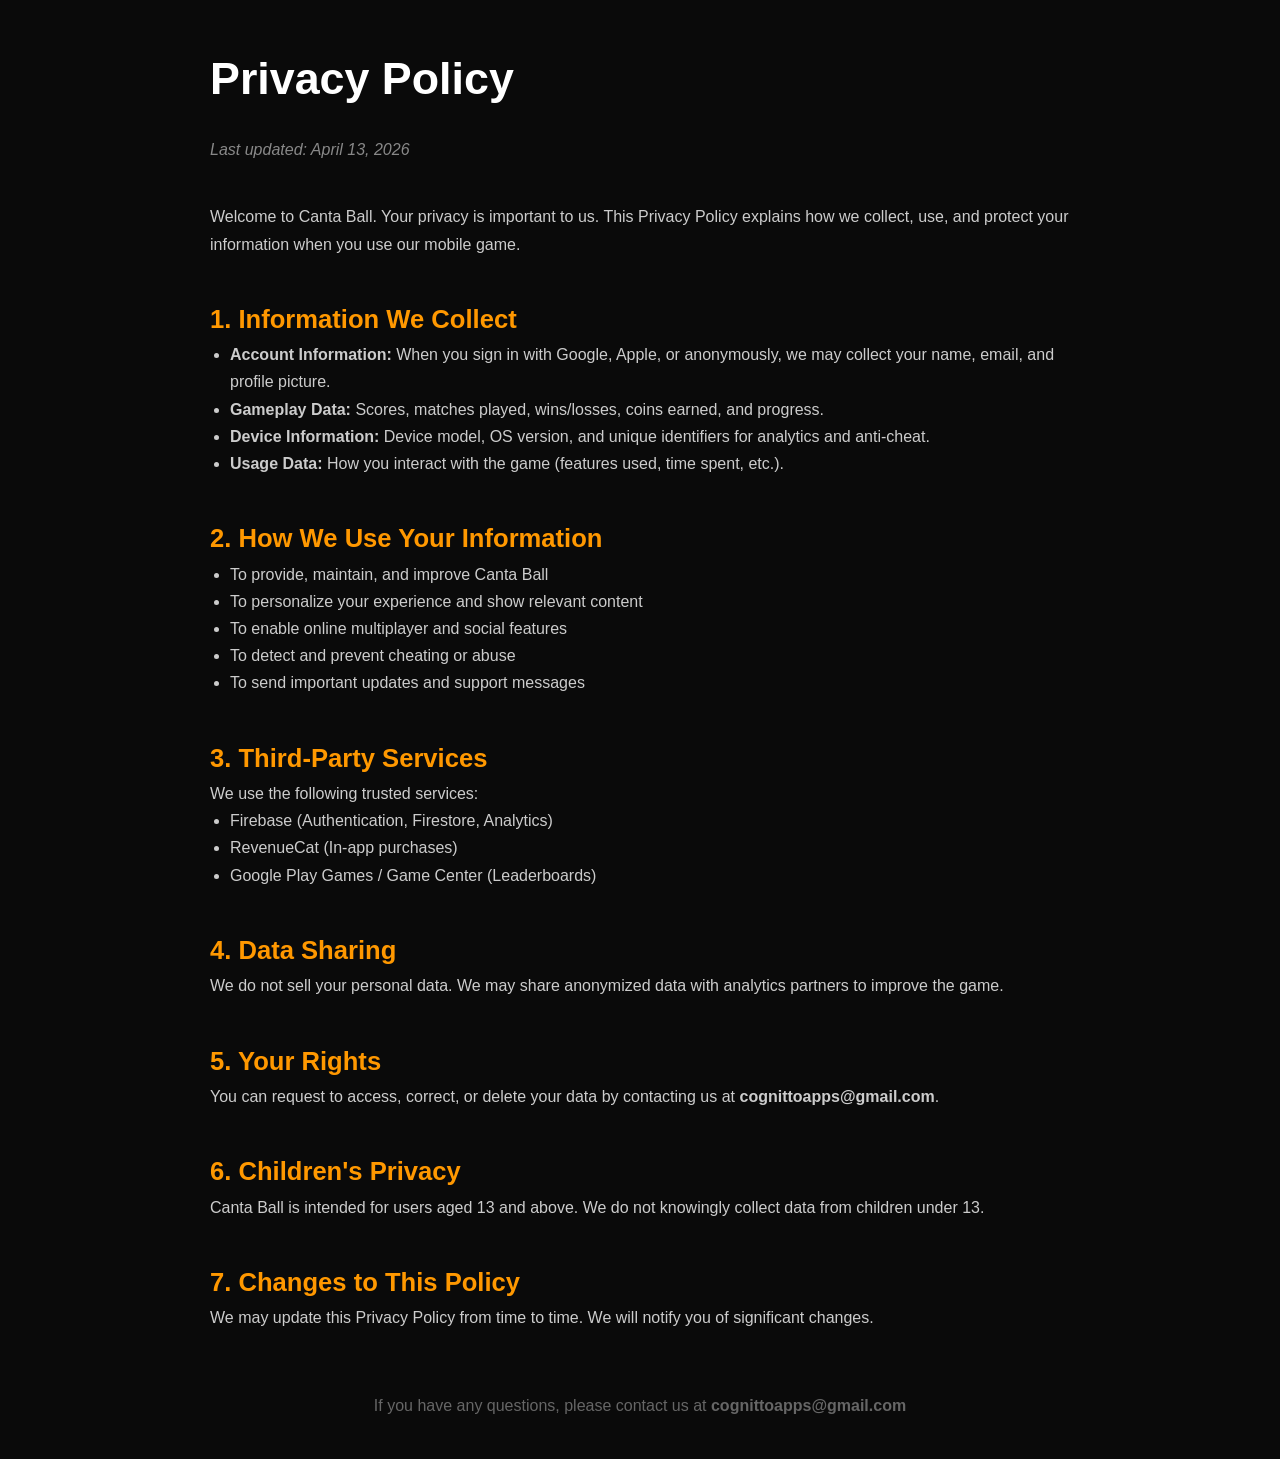
<file: privacy.html>
<!DOCTYPE html>
<html lang="en">

<head>
    <meta charset="UTF-8">
    <meta name="viewport" content="width=device-width, initial-scale=1.0">
    <title>Privacy Policy - Canta Ball</title>
    <link rel="stylesheet" href="style.css">
    <style>
        body {
            font-family: 'Inter', sans-serif;
            background: #0a0a0a;
            color: #ddd;
            line-height: 1.7;
            padding: 40px 20px;
        }

        .container {
            max-width: 900px;
            margin: 0 auto;
        }

        h1,
        h2 {
            color: #fff;
        }

        h1 {
            font-size: 2.8rem;
            margin-bottom: 20px;
        }

        h2 {
            font-size: 1.6rem;
            margin-top: 40px;
            color: #ff9800;
        }

        p,
        li {
            color: #ccc;
        }

        ul {
            padding-left: 20px;
        }

        .last-updated {
            color: #888;
            font-style: italic;
            margin-bottom: 40px;
        }
    </style>
</head>

<body>
    <div class="container">
        <h1>Privacy Policy</h1>
        <p class="last-updated">Last updated: April 13, 2026</p>

        <p>Welcome to Canta Ball. Your privacy is important to us. This Privacy Policy explains how we collect, use, and
            protect your information when you use our mobile game.</p>

        <h2>1. Information We Collect</h2>
        <ul>
            <li><strong>Account Information:</strong> When you sign in with Google, Apple, or anonymously, we may
                collect your name, email, and profile picture.</li>
            <li><strong>Gameplay Data:</strong> Scores, matches played, wins/losses, coins earned, and progress.</li>
            <li><strong>Device Information:</strong> Device model, OS version, and unique identifiers for analytics and
                anti-cheat.</li>
            <li><strong>Usage Data:</strong> How you interact with the game (features used, time spent, etc.).</li>
        </ul>

        <h2>2. How We Use Your Information</h2>
        <ul>
            <li>To provide, maintain, and improve Canta Ball</li>
            <li>To personalize your experience and show relevant content</li>
            <li>To enable online multiplayer and social features</li>
            <li>To detect and prevent cheating or abuse</li>
            <li>To send important updates and support messages</li>
        </ul>

        <h2>3. Third-Party Services</h2>
        <p>We use the following trusted services:</p>
        <ul>
            <li>Firebase (Authentication, Firestore, Analytics)</li>
            <li>RevenueCat (In-app purchases)</li>
            <li>Google Play Games / Game Center (Leaderboards)</li>
        </ul>

        <h2>4. Data Sharing</h2>
        <p>We do not sell your personal data. We may share anonymized data with analytics partners to improve the game.
        </p>

        <h2>5. Your Rights</h2>
        <p>You can request to access, correct, or delete your data by contacting us at
            <strong>cognittoapps@gmail.com</strong>.</p>

        <h2>6. Children's Privacy</h2>
        <p>Canta Ball is intended for users aged 13 and above. We do not knowingly collect data from children under 13.
        </p>

        <h2>7. Changes to This Policy</h2>
        <p>We may update this Privacy Policy from time to time. We will notify you of significant changes.</p>

        <p style="margin-top: 60px; text-align: center; color: #666;">
            If you have any questions, please contact us at <strong>cognittoapps@gmail.com</strong>
        </p>
    </div>
</body>

</html>
</file>
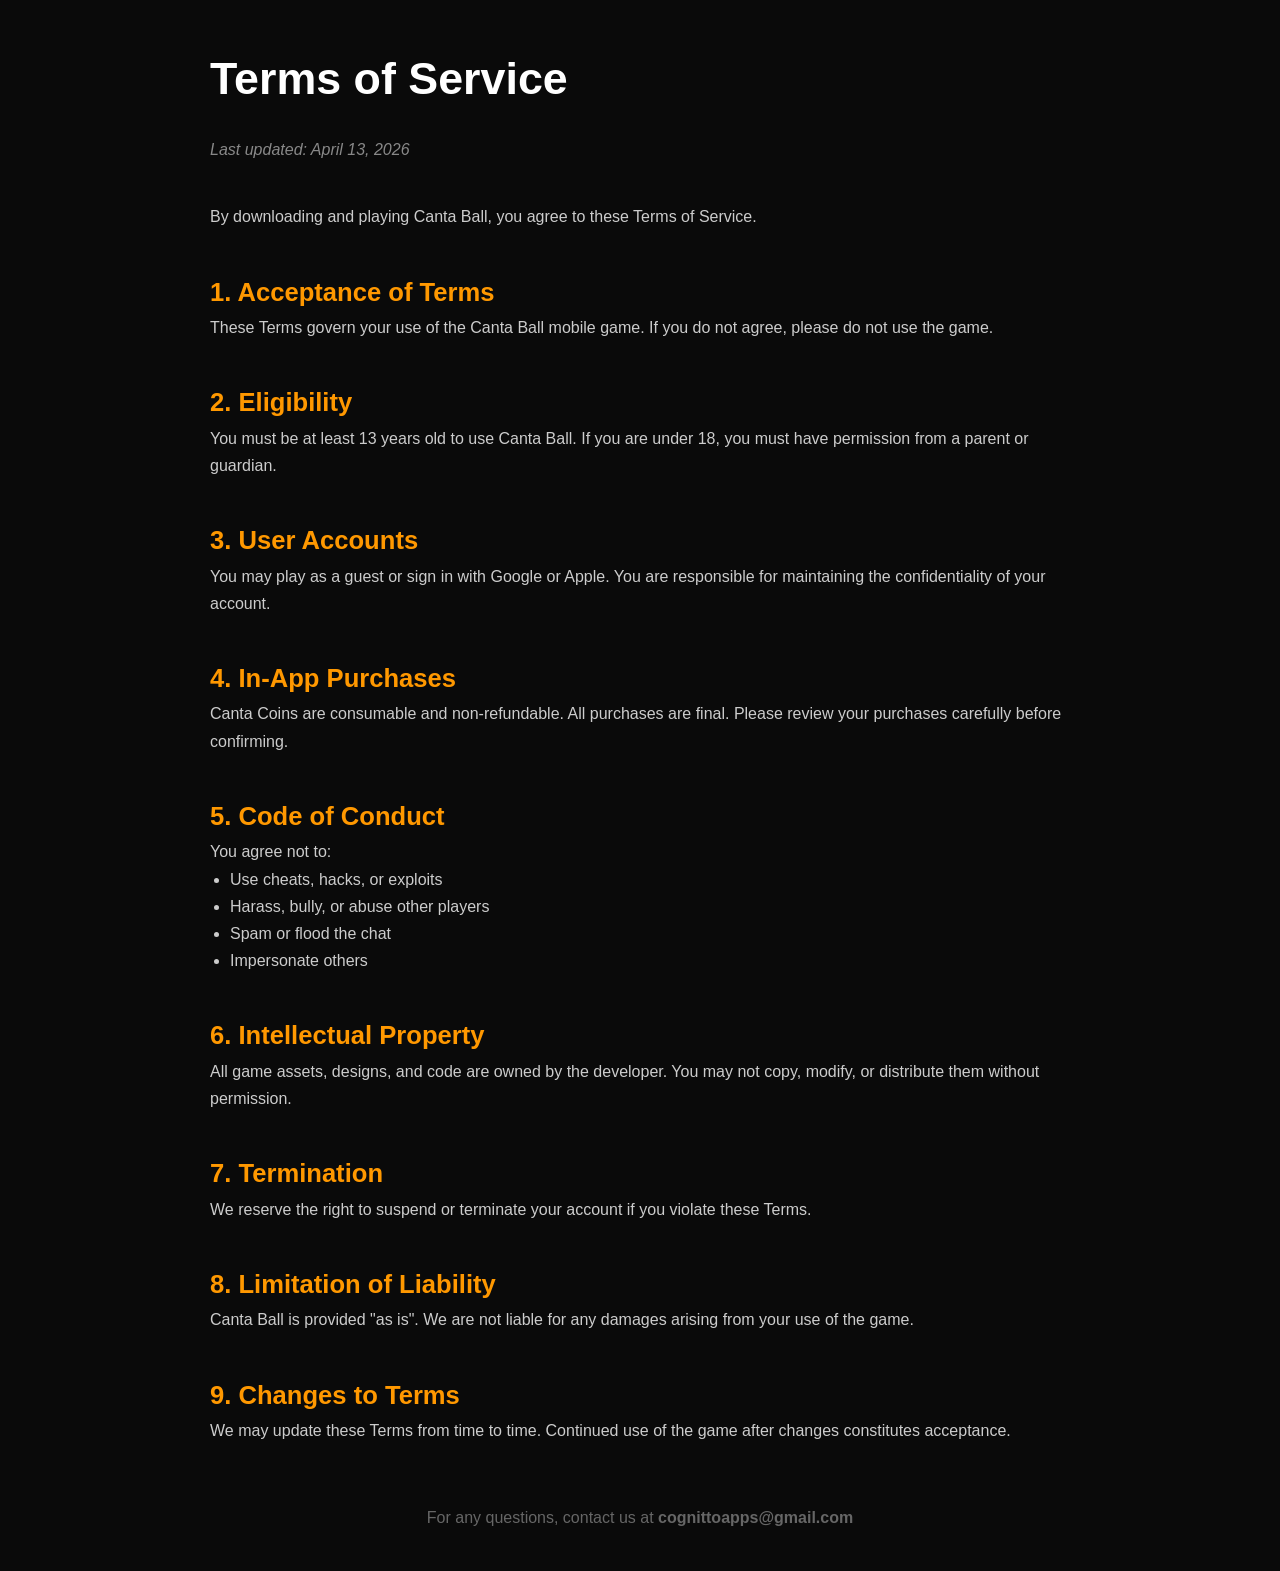
<file: terms.html>
<!DOCTYPE html>
<html lang="en">
<head>
  <meta charset="UTF-8">
  <meta name="viewport" content="width=device-width, initial-scale=1.0">
  <title>Terms of Service - Canta Ball</title>
  <link rel="stylesheet" href="style.css">
  <style>
    body { font-family: 'Inter', sans-serif; background: #0a0a0a; color: #ddd; line-height: 1.7; padding: 40px 20px; }
    .container { max-width: 900px; margin: 0 auto; }
    h1, h2 { color: #fff; }
    h1 { font-size: 2.8rem; margin-bottom: 20px; }
    h2 { font-size: 1.6rem; margin-top: 40px; color: #ff9800; }
    p, li { color: #ccc; }
    ul { padding-left: 20px; }
    .last-updated { color: #888; font-style: italic; margin-bottom: 40px; }
  </style>
</head>
<body>
  <div class="container">
    <h1>Terms of Service</h1>
    <p class="last-updated">Last updated: April 13, 2026</p>

    <p>By downloading and playing Canta Ball, you agree to these Terms of Service.</p>

    <h2>1. Acceptance of Terms</h2>
    <p>These Terms govern your use of the Canta Ball mobile game. If you do not agree, please do not use the game.</p>

    <h2>2. Eligibility</h2>
    <p>You must be at least 13 years old to use Canta Ball. If you are under 18, you must have permission from a parent or guardian.</p>

    <h2>3. User Accounts</h2>
    <p>You may play as a guest or sign in with Google or Apple. You are responsible for maintaining the confidentiality of your account.</p>

    <h2>4. In-App Purchases</h2>
    <p>Canta Coins are consumable and non-refundable. All purchases are final. Please review your purchases carefully before confirming.</p>

    <h2>5. Code of Conduct</h2>
    <p>You agree not to:</p>
    <ul>
      <li>Use cheats, hacks, or exploits</li>
      <li>Harass, bully, or abuse other players</li>
      <li>Spam or flood the chat</li>
      <li>Impersonate others</li>
    </ul>

    <h2>6. Intellectual Property</h2>
    <p>All game assets, designs, and code are owned by the developer. You may not copy, modify, or distribute them without permission.</p>

    <h2>7. Termination</h2>
    <p>We reserve the right to suspend or terminate your account if you violate these Terms.</p>

    <h2>8. Limitation of Liability</h2>
    <p>Canta Ball is provided "as is". We are not liable for any damages arising from your use of the game.</p>

    <h2>9. Changes to Terms</h2>
    <p>We may update these Terms from time to time. Continued use of the game after changes constitutes acceptance.</p>

    <p style="margin-top: 60px; text-align: center; color: #666;">
      For any questions, contact us at <strong>cognittoapps@gmail.com</strong>
    </p>
  </div>
</body>
</html>
</file>
<file: style.css>
* {
  margin: 0;
  padding: 0;
  box-sizing: border-box;
}

body {
  font-family: 'Inter', sans-serif;
  background: #0a0a0a;
  color: #fff;
  line-height: 1.6;
}

.container {
  max-width: 1280px;
  margin: 0 auto;
  padding: 0 20px;
}

/* Header */
header {
  background: rgba(10, 10, 10, 0.95);
  backdrop-filter: blur(12px);
  position: fixed;
  width: 100%;
  z-index: 1000;
  border-bottom: 1px solid rgba(255,255,255,0.08);
}

header .container {
  display: flex;
  justify-content: space-between;
  align-items: center;
  padding: 1.4rem 20px;
}

.logo {
  display: flex;
  align-items: center;
  gap: 12px;
  font-weight: 700;
  font-size: 1.6rem;
}

.logo img {
  height: 42px;
}

nav a {
  color: #ddd;
  text-decoration: none;
  margin-left: 2.2rem;
  font-weight: 500;
  transition: color 0.3s;
}

nav a:hover {
  color: #ff9800;
}

.btn-primary {
  background: #ff9800;
  color: #000;
  padding: 12px 32px;
  border-radius: 50px;
  text-decoration: none;
  font-weight: 700;
  transition: all 0.3s;
}

.btn-primary:hover {
  background: #ffb74d;
  transform: translateY(-2px);
}

/* Hero */
.hero {
  padding: 180px 20px 120px;
  background: linear-gradient(135deg, #0a0a0a 0%, #1a1a2e 100%);
  text-align: center;
}

.hero h1 {
  font-size: 4.2rem;
  line-height: 1.05;
  margin-bottom: 1.2rem;
}

.accent {
  color: #ff9800;
}

.tagline {
  font-size: 1.35rem;
  color: #ccc;
  max-width: 600px;
  margin: 0 auto 40px;
}

.hero-buttons {
  display: flex;
  gap: 20px;
  justify-content: center;
  flex-wrap: wrap;
  margin-bottom: 40px;
}

.store-btn img {
  height: 56px;
  border-radius: 12px;
  transition: transform 0.3s;
}

.store-btn:hover img {
  transform: scale(1.05);
}

/* Features */
/* Features Section - 2x2 Grid */
.features {
  padding: 100px 20px;
  background: #111;
}

.section-subtitle {
  text-align: center;
  font-size: 1.2rem;
  color: #aaa;
  max-width: 600px;
  margin: 0 auto 60px;
}

.features-grid {
  display: grid;
  grid-template-columns: repeat(auto-fit, minmax(320px, 1fr));
  gap: 28px;
  max-width: 1100px;
  margin: 0 auto;
}

.feature-card {
  background: #1a1a1a;
  padding: 40px 32px;
  border-radius: 24px;
  border: 1px solid #333;
  transition: all 0.4s ease;
  text-align: center;
  height: 100%;
}

.feature-card:hover {
  transform: translateY(-12px);
  border-color: #ff9800;
  box-shadow: 0 15px 40px rgba(255, 152, 0, 0.18);
}

.feature-card i {
  font-size: 3.2rem;
  color: #ff9800;
  margin-bottom: 24px;
  display: block;
}

.feature-card h3 {
  font-size: 1.55rem;
  margin-bottom: 14px;
  color: #fff;
}

.feature-card p {
  color: #ccc;
  font-size: 1.02rem;
  line-height: 1.6;
}

/* Store Buttons */
.store-btn {
  display: inline-flex;
  align-items: center;
  gap: 12px;
  background: #fff;
  color: #000;
  padding: 12px 24px;
  border-radius: 12px;
  text-decoration: none;
  font-weight: 600;
  transition: all 0.3s;
  box-shadow: 0 4px 15px rgba(0,0,0,0.2);
}

.store-btn:hover {
  transform: translateY(-3px);
  box-shadow: 0 8px 25px rgba(0,0,0,0.3);
}

.store-btn i {
  font-size: 28px;
}

.playstore { background: #000; color: #fff; }
.appstore { background: #000; color: #fff; }

.hero {
  padding: 160px 20px 100px;
  background: linear-gradient(135deg, #0a0a0a, #1a1a2e);
  text-align: center;
}

.hero .container {
  display: flex;
  flex-direction: column;
  align-items: center;
  gap: 60px;
}

.hero-content {
  max-width: 600px;
}

.hero-image {
  max-width: 380px;
  width: 100%;
  margin: 0 auto;
}

.hero-image img {
  width: 100%;
  height: auto;
  max-height: 620px;
  object-fit: contain;
  border-radius: 48px;
  box-shadow: 0 30px 80px rgba(0, 0, 0, 0.65);
  border: 14px solid #111;
}

/* Larger screens - side by side layout */
@media (min-width: 992px) {
  .hero .container {
    flex-direction: row;
    text-align: left;
    gap: 80px;
    align-items: center;
  }
  
  .hero-content {
    flex: 1;
  }
  
  .hero-image {
    flex: 1;
    max-width: 420px;
    margin: 0;
  }
}
/* Video Section */
.gameplay {
  padding: 100px 20px;
  background: #0a0a0a;
  text-align: center;
}

.video-container {
  max-width: 900px;
  margin: 0 auto;
  border-radius: 20px;
  overflow: hidden;
  box-shadow: 0 20px 60px rgba(0,0,0,0.6);
}

/* Download */
.download {
  padding: 120px 20px;
  text-align: center;
  background: linear-gradient(to bottom, #111, #0a0a0a);
}

/* Footer */
footer {
  background: #0a0a0a;
  padding: 80px 20px 40px;
  border-top: 1px solid #222;
}

.footer-grid {
  display: grid;
  grid-template-columns: repeat(auto-fit, minmax(200px, 1fr));
  gap: 40px;
  margin-bottom: 60px;
}

.footer-logo {
  display: flex;
  align-items: center;
  gap: 12px;
  font-size: 1.5rem;
  font-weight: 700;
}

.footer-logo img {
  height: 40px;
}

footer a {
  color: #aaa;
  text-decoration: none;
  display: block;
  margin-bottom: 10px;
}

footer a:hover {
  color: #ff9800;
}

.footer-bottom {
  text-align: center;
  padding-top: 40px;
  border-top: 1px solid #222;
  color: #666;
  font-size: 0.95rem;
}
</file>
